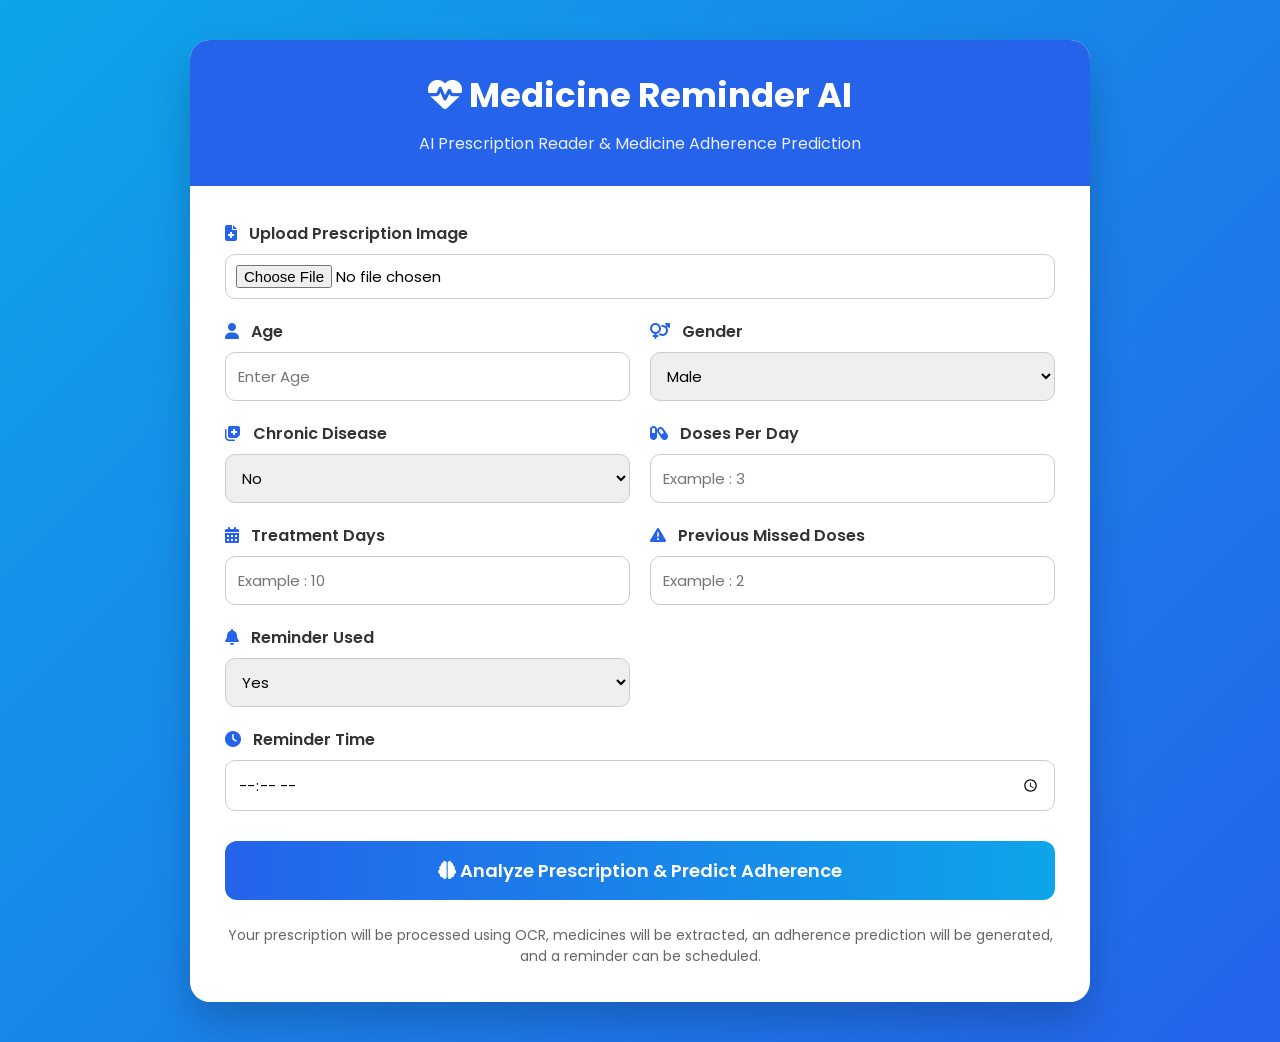
<file: templates/upload.html>
<!DOCTYPE html>
<html lang="en">

<head>

    <meta charset="UTF-8">
    <meta name="viewport" content="width=device-width, initial-scale=1.0">

    <title>Medicine Reminder AI</title>

    <link href="https://fonts.googleapis.com/css2?family=Poppins:wght@300;400;500;600;700&display=swap" rel="stylesheet">

    <link rel="stylesheet"
          href="https://cdnjs.cloudflare.com/ajax/libs/font-awesome/6.5.2/css/all.min.css">

<style>

*{
margin:0;
padding:0;
box-sizing:border-box;
font-family:'Poppins',sans-serif;
}

body{

background:linear-gradient(135deg,#0ea5e9,#2563eb);

min-height:100vh;

display:flex;

justify-content:center;

align-items:center;

padding:40px;

}

.container{

width:900px;

background:white;

border-radius:20px;

box-shadow:0 20px 40px rgba(0,0,0,.2);

overflow:hidden;

animation:fade .8s;

}

@keyframes fade{

from{

opacity:0;

transform:translateY(25px);

}

to{

opacity:1;

transform:translateY(0);

}

}

.header{

background:#2563eb;

padding:30px;

text-align:center;

color:white;

}

.header h1{

font-size:34px;

}

.header p{

margin-top:10px;

opacity:.9;

}

form{

padding:35px;

}

.grid{

display:grid;

grid-template-columns:1fr 1fr;

gap:20px;

}

.full{

grid-column:1/3;

}

label{

font-weight:600;

display:block;

margin-bottom:8px;

color:#333;

}

label i{

color:#2563eb;

margin-right:8px;

}

input,select{

width:100%;

padding:12px;

border:1px solid #ccc;

border-radius:10px;

font-size:15px;

transition:.3s;

}

input:focus,

select:focus{

outline:none;

border-color:#2563eb;

box-shadow:0 0 10px rgba(37,99,235,.2);

}

input[type=file]{

padding:10px;

}

.submit{

margin-top:30px;

width:100%;

padding:16px;

background:linear-gradient(90deg,#2563eb,#0ea5e9);

border:none;

color:white;

font-size:18px;

font-weight:600;

border-radius:12px;

cursor:pointer;

transition:.3s;

}

.submit:hover{

transform:translateY(-3px);

box-shadow:0 8px 20px rgba(37,99,235,.3);

}

.note{

margin-top:25px;

text-align:center;

color:#666;

font-size:14px;

}

@media(max-width:768px){

.grid{

grid-template-columns:1fr;

}

.full{

grid-column:1;

}

.container{

width:100%;

}

}

</style>

</head>

<body>

<div class="container">

<div class="header">

<h1>

<i class="fa-solid fa-heart-pulse"></i>

Medicine Reminder AI

</h1>

<p>

AI Prescription Reader & Medicine Adherence Prediction

</p>

</div>

<form action="/predict" method="POST" enctype="multipart/form-data">

<div class="grid">

<div class="full">

<label>

<i class="fa-solid fa-file-medical"></i>

Upload Prescription Image

</label>

<input
type="file"
name="image"
accept="image/*"
required>

</div>

<div>

<label>

<i class="fa-solid fa-user"></i>

Age

</label>

<input
type="number"
name="age"
placeholder="Enter Age"
required>

</div>

<div>

<label>

<i class="fa-solid fa-venus-mars"></i>

Gender

</label>

<select name="gender">

<option value="Male">Male</option>

<option value="Female">Female</option>

</select>

</div>

<div>

<label>

<i class="fa-solid fa-notes-medical"></i>

Chronic Disease

</label>

<select name="chronic_disease">

<option value="No">No</option>

<option value="Yes">Yes</option>

</select>

</div>

<div>

<label>

<i class="fa-solid fa-capsules"></i>

Doses Per Day

</label>

<input
type="number"
name="doses_per_day"
min="1"
placeholder="Example : 3"
required>

</div>

<div>

<label>

<i class="fa-solid fa-calendar-days"></i>

Treatment Days

</label>

<input
type="number"
name="treatment_days"
min="1"
placeholder="Example : 10"
required>

</div>

<div>

<label>

<i class="fa-solid fa-triangle-exclamation"></i>

Previous Missed Doses

</label>

<input
type="number"
name="previous_missed_doses"
min="0"
placeholder="Example : 2"
required>

</div>

<div>

<label>

<i class="fa-solid fa-bell"></i>

Reminder Used

</label>

<select name="reminder_used">

<option value="Yes">Yes</option>

<option value="No">No</option>

</select>

</div>

<div class="full">

<label>

<i class="fa-solid fa-clock"></i>

Reminder Time

</label>

<input
type="time"
name="reminder_time"
required>

</div>

</div>

<button class="submit" type="submit">

<i class="fa-solid fa-brain"></i>

Analyze Prescription & Predict Adherence

</button>

<div class="note">

Your prescription will be processed using OCR, medicines will be extracted, an adherence prediction will be generated, and a reminder can be scheduled.

</div>

</form>

</div>

</body>

</html>
</file>
